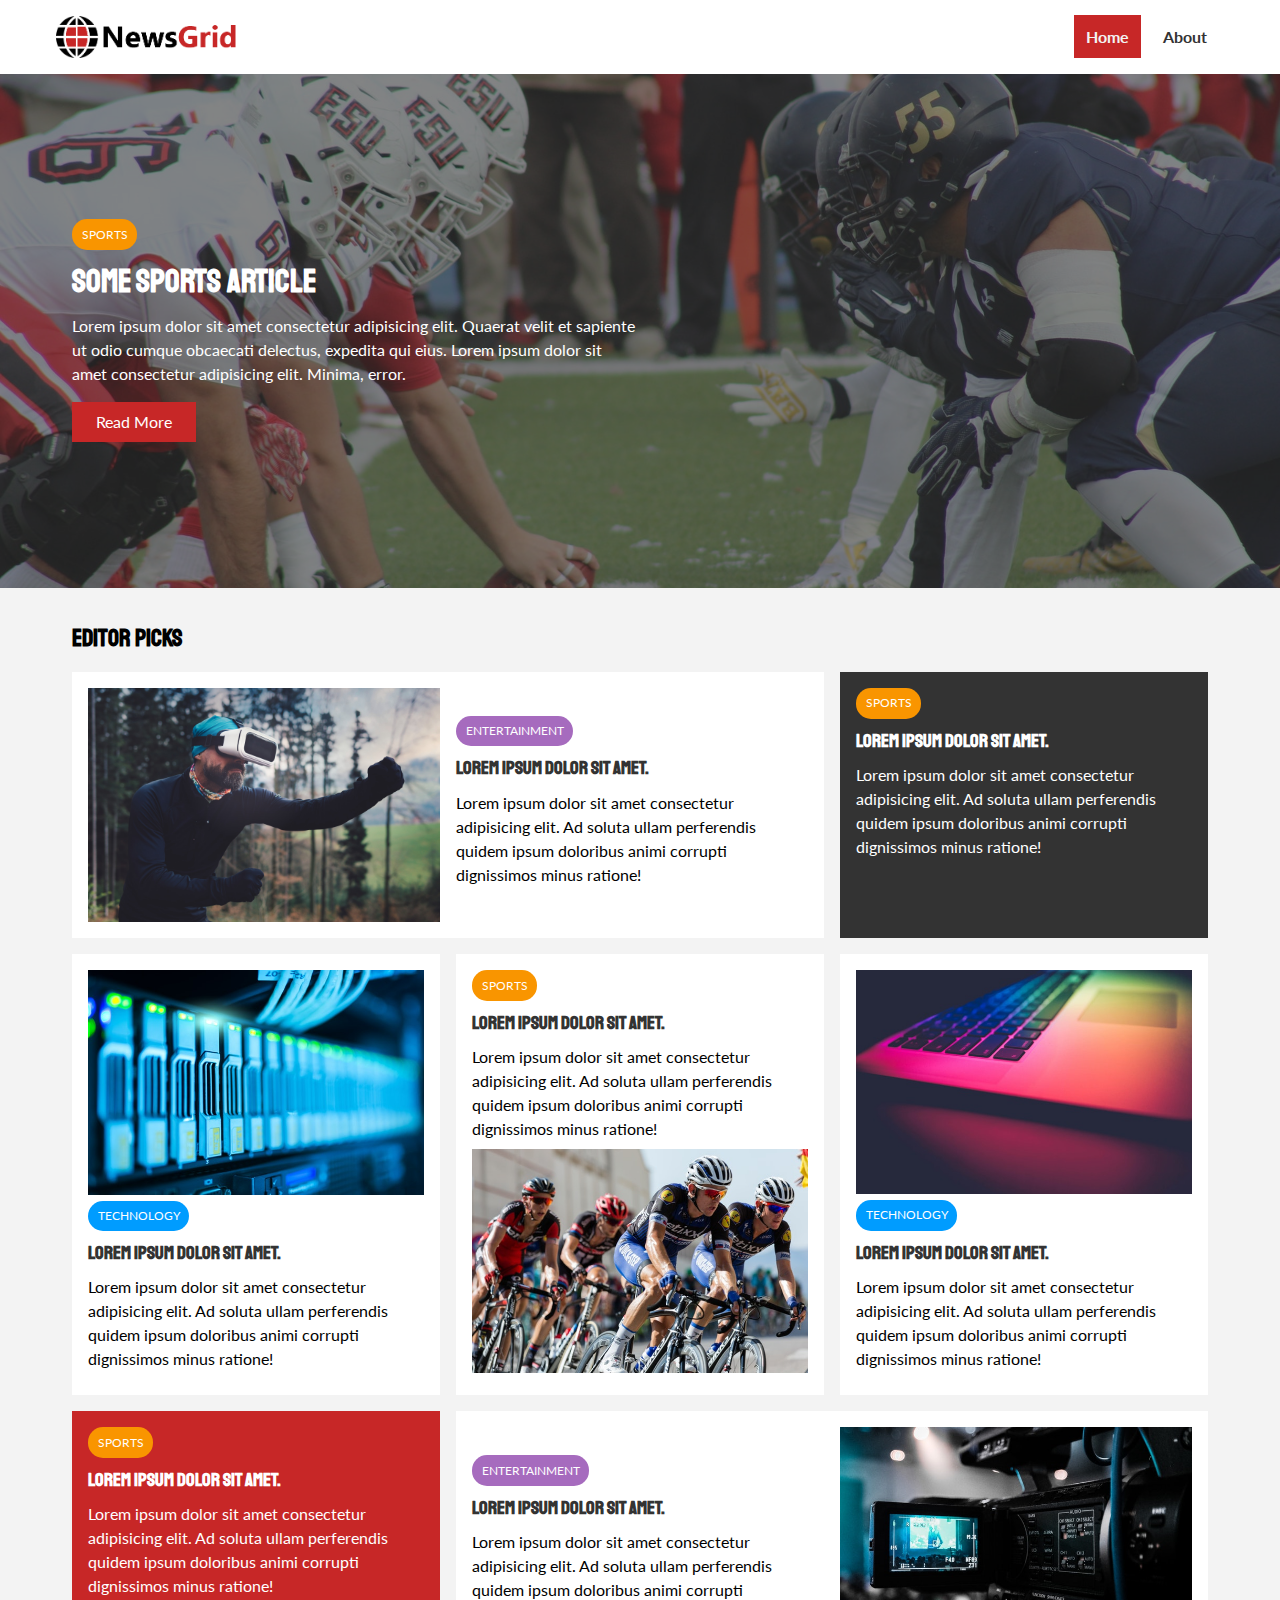
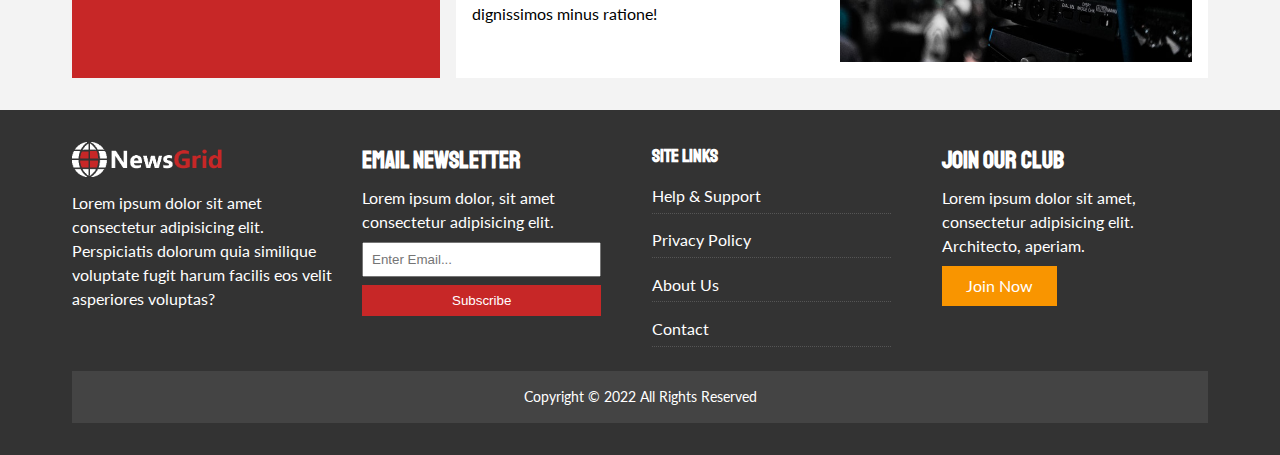
<file: index.html>
<!DOCTYPE html>
<html lang="en">
   <head>
      <meta charset="UTF-8" />
      <meta http-equiv="X-UA-Compatible" content="IE=edge" />
      <meta name="viewport" content="width=device-width, initial-scale=1.0" />
      <link
         rel="stylesheet"
         href="https://cdnjs.cloudflare.com/ajax/libs/font-awesome/6.2.0/css/all.min.css"
         integrity="sha512-xh6O/CkQoPOWDdYTDqeRdPCVd1SpvCA9XXcUnZS2FmJNp1coAFzvtCN9BmamE+4aHK8yyUHUSCcJHgXloTyT2A=="
         crossorigin="anonymous"
         referrerpolicy="no-referrer"
      />
      <link rel="preconnect" href="https://fonts.googleapis.com" />
      <link rel="preconnect" href="https://fonts.gstatic.com" crossorigin />
      <link
         href="https://fonts.googleapis.com/css2?family=Lato&family=Staatliches&display=swap"
         rel="stylesheet"
      />
      <link rel="stylesheet" href="/css/style.css" />
      <link
         rel="stylesheet"
         x
         media="screen and (max-width: 768px)"
         href="/css/mobile.css"
      />
      <link rel="shortcut icon" type="image/x-icon" href="favicon.ico" />
      <title>NewsGrid | Latest News</title>
   </head>
   <body>
      <nav id="main-nav">
         <div class="container">
            <img src="/image_resources/logo.png" alt="" class="logo" />
            <div class="social-icons">
               <a href="#" target="_blank"
                  ><i class="fab fa-facebook fa-2x"></i
               ></a>
               <a href="#" target="_blank"
                  ><i class="fab fa-twitter fa-2x"></i
               ></a>
               <a href="#" target="_blank"
                  ><i class="fab fa-instagram fa-2x"></i
               ></a>
               <a href="#" target="_blank"
                  ><i class="fab fa-youtube fa-2x"></i
               ></a>
            </div>
            <ul>
               <li><a href="index.html" class="current">Home</a></li>
               <li><a href="about.html">About</a></li>
            </ul>
         </div>
      </nav>

      <!-- Show case HTML -->
      <header id="showcase">
         <div class="container">
            <div class="showcase-container">
               <div class="showcase-content">
                  <div class="category category-sports">Sports</div>
                  <h1>Some Sports Article</h1>
                  <p>
                     Lorem ipsum dolor sit amet consectetur adipisicing elit.
                     Quaerat velit et sapiente ut odio cumque obcaecati
                     delectus, expedita qui eius. Lorem ipsum dolor sit amet
                     consectetur adipisicing elit. Minima, error.
                  </p>
                  <a href="article.html" class="btn btn-primary">Read More</a>
               </div>
            </div>
         </div>
      </header>

      <!-- Home Articles -->
      <section id="home-articles" class="py-2">
         <div class="container">
            <h2>Editor picks</h2>
            <div class="articles-container">
               <article class="card">
                  <img src="/image_resources/articles/ent1.jpg" alt="" />
                  <div>
                     <div class="category category-ent">Entertainment</div>
                     <h3>
                        <a href="article.html">Lorem ipsum dolor sit amet.</a>
                     </h3>
                     <p>
                        Lorem ipsum dolor sit amet consectetur adipisicing elit.
                        Ad soluta ullam perferendis quidem ipsum doloribus animi
                        corrupti dignissimos minus ratione!
                     </p>
                  </div>
               </article>
               <article class="card bg-dark">
                  <div class="category category-sports">Sports</div>
                  <h3>
                     <a href="article.html">Lorem ipsum dolor sit amet.</a>
                  </h3>
                  <p>
                     Lorem ipsum dolor sit amet consectetur adipisicing elit. Ad
                     soluta ullam perferendis quidem ipsum doloribus animi
                     corrupti dignissimos minus ratione!
                  </p>
               </article>
               <article class="card">
                  <img src="/image_resources/articles/tech1.jpg" alt="" />
                  <div class="category category-tech">Technology</div>
                  <h3>
                     <a href="article.html">Lorem ipsum dolor sit amet.</a>
                  </h3>
                  <p>
                     Lorem ipsum dolor sit amet consectetur adipisicing elit. Ad
                     soluta ullam perferendis quidem ipsum doloribus animi
                     corrupti dignissimos minus ratione!
                  </p>
               </article>
               <article class="card">
                  <div class="category category-sports">Sports</div>
                  <h3>
                     <a href="article.html">Lorem ipsum dolor sit amet.</a>
                  </h3>
                  <p>
                     Lorem ipsum dolor sit amet consectetur adipisicing elit. Ad
                     soluta ullam perferendis quidem ipsum doloribus animi
                     corrupti dignissimos minus ratione!
                  </p>
                  <img src="/image_resources/articles/sports1.jpg" alt="" />
               </article>
               <article class="card">
                  <img src="/image_resources/articles/tech2.jpg" alt="" />
                  <div class="category category-tech">Technology</div>
                  <h3>
                     <a href="article.html">Lorem ipsum dolor sit amet.</a>
                  </h3>
                  <p>
                     Lorem ipsum dolor sit amet consectetur adipisicing elit. Ad
                     soluta ullam perferendis quidem ipsum doloribus animi
                     corrupti dignissimos minus ratione!
                  </p>
               </article>
               <article class="card bg-primary">
                  <div class="category category-sports">Sports</div>
                  <h3>
                     <a href="article.html">Lorem ipsum dolor sit amet.</a>
                  </h3>
                  <p>
                     Lorem ipsum dolor sit amet consectetur adipisicing elit. Ad
                     soluta ullam perferendis quidem ipsum doloribus animi
                     corrupti dignissimos minus ratione!
                  </p>
               </article>
               <article class="card">
                  <div>
                     <div class="category category-ent">Entertainment</div>
                     <h3>
                        <a href="article.html">Lorem ipsum dolor sit amet.</a>
                     </h3>
                     <p>
                        Lorem ipsum dolor sit amet consectetur adipisicing elit.
                        Ad soluta ullam perferendis quidem ipsum doloribus animi
                        corrupti dignissimos minus ratione!
                     </p>
                  </div>
                  <img src="/image_resources/articles/ent2.jpg" alt="" />
               </article>
            </div>
         </div>
      </section>
      <footer id="main-footer" class="py-2">
         <div class="container footer-container">
            <div>
               <img src="/image_resources/logo_light.png" alt="" />
               <p>
                  Lorem ipsum dolor sit amet consectetur adipisicing elit.
                  Perspiciatis dolorum quia similique voluptate fugit harum
                  facilis eos velit asperiores voluptas?
               </p>
            </div>
            <div>
               <h2>Email Newsletter</h2>
               <p>Lorem ipsum dolor, sit amet consectetur adipisicing elit.</p>
               <form action="#">
                  <input type="email" placeholder="Enter Email..." />
                  <input
                     type="submit"
                     value="Subscribe"
                     class="btn btn-primary"
                  />
               </form>
            </div>
            <div>
               <h3>Site Links</h3>
               <ul class="list">
                  <li><a href="#">Help & Support</a></li>
                  <li><a href="#">Privacy Policy</a></li>
                  <li><a href="#">About Us</a></li>
                  <li><a href="#">Contact</a></li>
               </ul>
            </div>
            <div>
               <h2>Join Our Club</h2>
               <p>
                  Lorem ipsum dolor sit amet, consectetur adipisicing elit.
                  Architecto, aperiam.
               </p>
               <a href="#" class="btn btn-secondary">Join Now</a>
            </div>
            <div>
               <p>Copyright &copy; 2022 All Rights Reserved</p>
            </div>
         </div>
      </footer>
   </body>
</html>
</file>
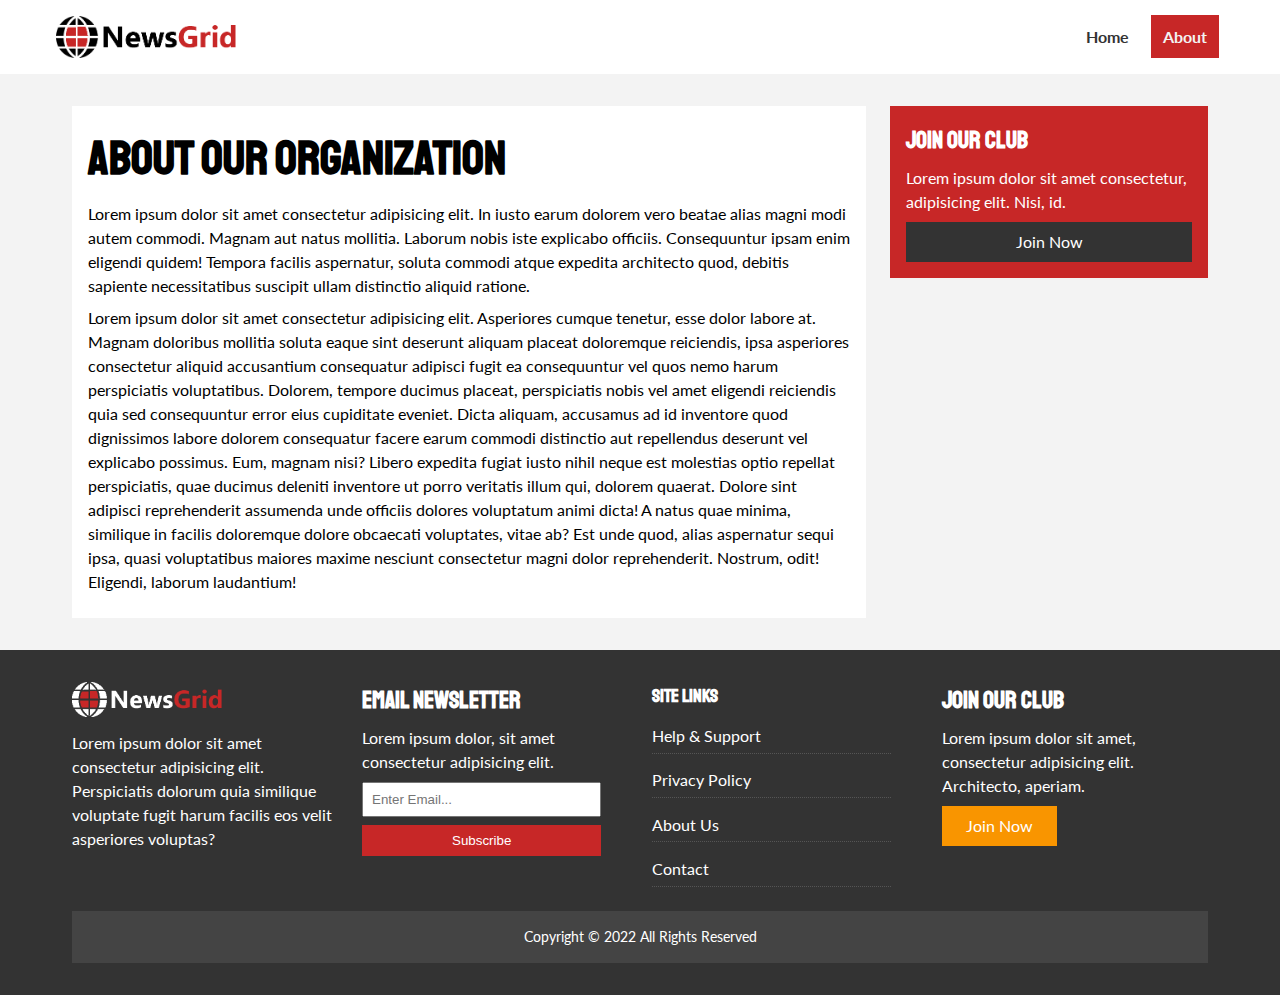
<file: about.html>
<!DOCTYPE html>
<html lang="en">
   <head>
      <meta charset="UTF-8" />
      <meta http-equiv="X-UA-Compatible" content="IE=edge" />
      <meta name="viewport" content="width=device-width, initial-scale=1.0" />
      <link
         rel="stylesheet"
         href="https://cdnjs.cloudflare.com/ajax/libs/font-awesome/6.2.0/css/all.min.css"
         integrity="sha512-xh6O/CkQoPOWDdYTDqeRdPCVd1SpvCA9XXcUnZS2FmJNp1coAFzvtCN9BmamE+4aHK8yyUHUSCcJHgXloTyT2A=="
         crossorigin="anonymous"
         referrerpolicy="no-referrer"
      />
      <link rel="preconnect" href="https://fonts.googleapis.com" />
      <link rel="preconnect" href="https://fonts.gstatic.com" crossorigin />
      <link
         href="https://fonts.googleapis.com/css2?family=Lato&family=Staatliches&display=swap"
         rel="stylesheet"
      />
      <link rel="stylesheet" href="/css/style.css" />
      <link
         rel="stylesheet"
         x
         media="screen and (max-width: 768px)"
         href="/css/mobile.css"
      />
      <link rel="shortcut icon" type="image/x-icon" href="favicon.ico" />
      <title>NewsGrid | About</title>
   </head>
   <body>
      <nav id="main-nav">
         <div class="container">
            <img src="/image_resources/logo.png" alt="" class="logo" />
            <div class="social-icons">
               <a href="#" target="_blank"
                  ><i class="fab fa-facebook fa-2x"></i
               ></a>
               <a href="#" target="_blank"
                  ><i class="fab fa-twitter fa-2x"></i
               ></a>
               <a href="#" target="_blank"
                  ><i class="fab fa-instagram fa-2x"></i
               ></a>
               <a href="#" target="_blank"
                  ><i class="fab fa-youtube fa-2x"></i
               ></a>
            </div>
            <ul>
               <li><a href="index.html">Home</a></li>
               <li><a class="current" href="about.html">About</a></li>
            </ul>
         </div>
      </nav>
      <section id="about">
         <div class="container">
            <div class="page-container">
               <article class="card">
                  <h1 class="l-heading">About Our Organization</h1>
                  <p>
                     Lorem ipsum dolor sit amet consectetur adipisicing elit. In
                     iusto earum dolorem vero beatae alias magni modi autem
                     commodi. Magnam aut natus mollitia. Laborum nobis iste
                     explicabo officiis. Consequuntur ipsam enim eligendi
                     quidem! Tempora facilis aspernatur, soluta commodi atque
                     expedita architecto quod, debitis sapiente necessitatibus
                     suscipit ullam distinctio aliquid ratione.
                  </p>
                  <p>
                     Lorem ipsum dolor sit amet consectetur adipisicing elit.
                     Asperiores cumque tenetur, esse dolor labore at. Magnam
                     doloribus mollitia soluta eaque sint deserunt aliquam
                     placeat doloremque reiciendis, ipsa asperiores consectetur
                     aliquid accusantium consequatur adipisci fugit ea
                     consequuntur vel quos nemo harum perspiciatis voluptatibus.
                     Dolorem, tempore ducimus placeat, perspiciatis nobis vel
                     amet eligendi reiciendis quia sed consequuntur error eius
                     cupiditate eveniet. Dicta aliquam, accusamus ad id
                     inventore quod dignissimos labore dolorem consequatur
                     facere earum commodi distinctio aut repellendus deserunt
                     vel explicabo possimus. Eum, magnam nisi? Libero expedita
                     fugiat iusto nihil neque est molestias optio repellat
                     perspiciatis, quae ducimus deleniti inventore ut porro
                     veritatis illum qui, dolorem quaerat. Dolore sint adipisci
                     reprehenderit assumenda unde officiis dolores voluptatum
                     animi dicta! A natus quae minima, similique in facilis
                     doloremque dolore obcaecati voluptates, vitae ab? Est unde
                     quod, alias aspernatur sequi ipsa, quasi voluptatibus
                     maiores maxime nesciunt consectetur magni dolor
                     reprehenderit. Nostrum, odit! Eligendi, laborum laudantium!
                  </p>
               </article>
               <aside class="card bg-primary">
                  <h2>Join Our Club</h2>
                  <p>
                     Lorem ipsum dolor sit amet consectetur, adipisicing elit.
                     Nisi, id.
                  </p>
                  <a href="#" class="btn btn-daark btn-block">Join Now</a>
               </aside>
            </div>
         </div>
      </section>
      <footer id="main-footer" class="py-2">
         <div class="container footer-container">
            <div>
               <img src="/image_resources/logo_light.png" alt="" />
               <p>
                  Lorem ipsum dolor sit amet consectetur adipisicing elit.
                  Perspiciatis dolorum quia similique voluptate fugit harum
                  facilis eos velit asperiores voluptas?
               </p>
            </div>
            <div>
               <h2>Email Newsletter</h2>
               <p>Lorem ipsum dolor, sit amet consectetur adipisicing elit.</p>
               <form action="#">
                  <input type="email" placeholder="Enter Email..." />
                  <input
                     type="submit"
                     value="Subscribe"
                     class="btn btn-primary"
                  />
               </form>
            </div>
            <div>
               <h3>Site Links</h3>
               <ul class="list">
                  <li><a href="#">Help & Support</a></li>
                  <li><a href="#">Privacy Policy</a></li>
                  <li><a href="#">About Us</a></li>
                  <li><a href="#">Contact</a></li>
               </ul>
            </div>
            <div>
               <h2>Join Our Club</h2>
               <p>
                  Lorem ipsum dolor sit amet, consectetur adipisicing elit.
                  Architecto, aperiam.
               </p>
               <a href="#" class="btn btn-secondary">Join Now</a>
            </div>
            <div>
               <p>Copyright &copy; 2022 All Rights Reserved</p>
            </div>
         </div>
      </footer>
   </body>
</html>
</file>
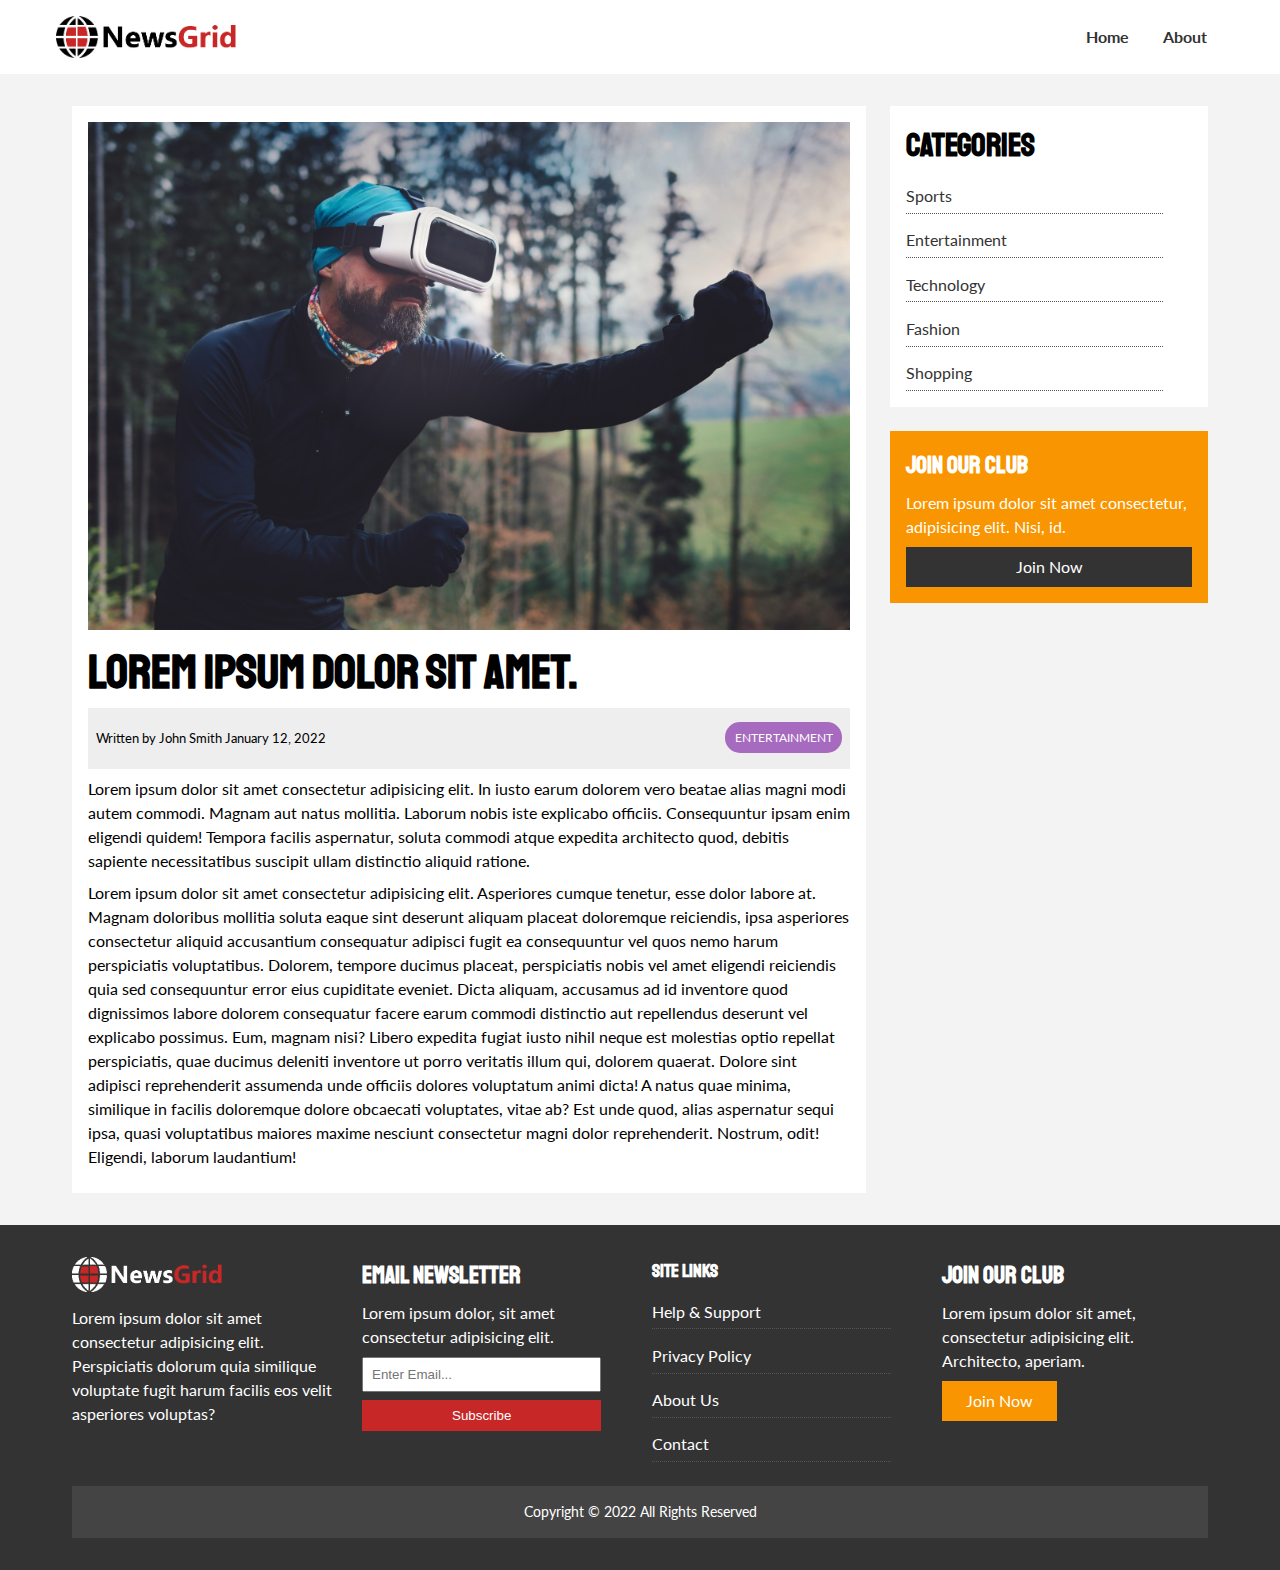
<file: article.html>
<!DOCTYPE html>
<html lang="en">
   <head>
      <meta charset="UTF-8" />
      <meta http-equiv="X-UA-Compatible" content="IE=edge" />
      <meta name="viewport" content="width=device-width, initial-scale=1.0" />
      <link
         rel="stylesheet"
         href="https://cdnjs.cloudflare.com/ajax/libs/font-awesome/6.2.0/css/all.min.css"
         integrity="sha512-xh6O/CkQoPOWDdYTDqeRdPCVd1SpvCA9XXcUnZS2FmJNp1coAFzvtCN9BmamE+4aHK8yyUHUSCcJHgXloTyT2A=="
         crossorigin="anonymous"
         referrerpolicy="no-referrer"
      />
      <link rel="preconnect" href="https://fonts.googleapis.com" />
      <link rel="preconnect" href="https://fonts.gstatic.com" crossorigin />
      <link
         href="https://fonts.googleapis.com/css2?family=Lato&family=Staatliches&display=swap"
         rel="stylesheet"
      />
      <link rel="stylesheet" href="/css/style.css" />
      <link
         rel="stylesheet"
         x
         media="screen and (max-width: 768px)"
         href="/css/mobile.css"
      />
      <link rel="shortcut icon" type="image/x-icon" href="favicon.ico" />
      <title>NewsGrid | Article</title>
   </head>
   <body>
      <nav id="main-nav">
         <div class="container">
            <img src="/image_resources/logo.png" alt="" class="logo" />
            <div class="social-icons">
               <a href="#" target="_blank"
                  ><i class="fab fa-facebook fa-2x"></i
               ></a>
               <a href="#" target="_blank"
                  ><i class="fab fa-twitter fa-2x"></i
               ></a>
               <a href="#" target="_blank"
                  ><i class="fab fa-instagram fa-2x"></i
               ></a>
               <a href="#" target="_blank"
                  ><i class="fab fa-youtube fa-2x"></i
               ></a>
            </div>
            <ul>
               <li><a href="index.html">Home</a></li>
               <li><a href="about.html">About</a></li>
            </ul>
         </div>
      </nav>
      <section id="article">
         <div class="container">
            <div class="page-container">
               <article class="card">
                  <img src="/image_resources/articles/ent1.jpg" alt="" />
                  <h1 class="l-heading">Lorem ipsum dolor sit amet.</h1>
                  <div class="meta">
                     <small>
                        <i class="fas fa-user"></i> Written by John Smith
                        January 12, 2022
                     </small>
                     <div class="category category-ent">Entertainment</div>
                  </div>
                  <p>
                     Lorem ipsum dolor sit amet consectetur adipisicing elit. In
                     iusto earum dolorem vero beatae alias magni modi autem
                     commodi. Magnam aut natus mollitia. Laborum nobis iste
                     explicabo officiis. Consequuntur ipsam enim eligendi
                     quidem! Tempora facilis aspernatur, soluta commodi atque
                     expedita architecto quod, debitis sapiente necessitatibus
                     suscipit ullam distinctio aliquid ratione.
                  </p>
                  <p>
                     Lorem ipsum dolor sit amet consectetur adipisicing elit.
                     Asperiores cumque tenetur, esse dolor labore at. Magnam
                     doloribus mollitia soluta eaque sint deserunt aliquam
                     placeat doloremque reiciendis, ipsa asperiores consectetur
                     aliquid accusantium consequatur adipisci fugit ea
                     consequuntur vel quos nemo harum perspiciatis voluptatibus.
                     Dolorem, tempore ducimus placeat, perspiciatis nobis vel
                     amet eligendi reiciendis quia sed consequuntur error eius
                     cupiditate eveniet. Dicta aliquam, accusamus ad id
                     inventore quod dignissimos labore dolorem consequatur
                     facere earum commodi distinctio aut repellendus deserunt
                     vel explicabo possimus. Eum, magnam nisi? Libero expedita
                     fugiat iusto nihil neque est molestias optio repellat
                     perspiciatis, quae ducimus deleniti inventore ut porro
                     veritatis illum qui, dolorem quaerat. Dolore sint adipisci
                     reprehenderit assumenda unde officiis dolores voluptatum
                     animi dicta! A natus quae minima, similique in facilis
                     doloremque dolore obcaecati voluptates, vitae ab? Est unde
                     quod, alias aspernatur sequi ipsa, quasi voluptatibus
                     maiores maxime nesciunt consectetur magni dolor
                     reprehenderit. Nostrum, odit! Eligendi, laborum laudantium!
                  </p>
               </article>
               <aside id="categories" class="card">
                  <h1>Categories</h1>
                  <ul class="list">
                     <li>
                        <a href="#"
                           ><i class="fas fa-chevron-right"></i> Sports</a
                        >
                     </li>
                     <li>
                        <a href="#"
                           ><i class="fas fa-chevron-right"></i>
                           Entertainment</a
                        >
                     </li>
                     <li>
                        <a href="#"
                           ><i class="fas fa-chevron-right"></i> Technology</a
                        >
                     </li>
                     <li>
                        <a href="#"
                           ><i class="fas fa-chevron-right"></i> Fashion</a
                        >
                     </li>
                     <li>
                        <a href="#"
                           ><i class="fas fa-chevron-right"></i> Shopping</a
                        >
                     </li>
                  </ul>
               </aside>
               <aside class="card bg-secondary">
                  <h2>Join Our Club</h2>
                  <p>
                     Lorem ipsum dolor sit amet consectetur, adipisicing elit.
                     Nisi, id.
                  </p>
                  <a href="#" class="btn btn-daark btn-block">Join Now</a>
               </aside>
            </div>
         </div>
      </section>
      <footer id="main-footer" class="py-2">
         <div class="container footer-container">
            <div>
               <img src="/image_resources/logo_light.png" alt="" />
               <p>
                  Lorem ipsum dolor sit amet consectetur adipisicing elit.
                  Perspiciatis dolorum quia similique voluptate fugit harum
                  facilis eos velit asperiores voluptas?
               </p>
            </div>
            <div>
               <h2>Email Newsletter</h2>
               <p>Lorem ipsum dolor, sit amet consectetur adipisicing elit.</p>
               <form action="#">
                  <input type="email" placeholder="Enter Email..." />
                  <input
                     type="submit"
                     value="Subscribe"
                     class="btn btn-primary"
                  />
               </form>
            </div>
            <div>
               <h3>Site Links</h3>
               <ul class="list">
                  <li><a href="#">Help & Support</a></li>
                  <li><a href="#">Privacy Policy</a></li>
                  <li><a href="#">About Us</a></li>
                  <li><a href="#">Contact</a></li>
               </ul>
            </div>
            <div>
               <h2>Join Our Club</h2>
               <p>
                  Lorem ipsum dolor sit amet, consectetur adipisicing elit.
                  Architecto, aperiam.
               </p>
               <a href="#" class="btn btn-secondary">Join Now</a>
            </div>
            <div>
               <p>Copyright &copy; 2022 All Rights Reserved</p>
            </div>
         </div>
      </footer>
   </body>
</html>
</file>
<file: css/style.css>
:root {
   --primary-color: #c72727;
   --secondary-color: #f99500;
   --light-color: #f3f3f3;
   --dark-color: #333;
   --max-width: 1200px;
}
.category {
   --sports-color: #f99500;
   --ent-color: #a66bbe;
   --tech-color: #009cff;
}

* {
   padding: 0;
   margin: 0;
   box-sizing: border-box;
}
body {
   font-family: "Lato", sans-serif;
   line-height: 1.5;
   background: var(--light-color);
}

ul {
   list-style: none;
}
a {
   color: var(--dark-color);
   text-decoration: none;
}
p {
   margin: 0.5rem 0;
}
img {
   width: 100%;
}
h1,
h2,
h3,
h4,
h5,
h6 {
   font-family: "Staatliches", cursive;
}

/* Utitlity classes */
.container {
   max-width: var(--max-width);
   margin: auto;
   padding: 0 2rem;
   overflow: hidden;
}
.category {
   color: #fff;
   display: inline-block;
   font-size: 0.75rem;
   text-transform: uppercase;
   padding: 0.4rem 0.6rem;
   border-radius: 15px;
   margin-bottom: 0.5rem;
}
.category-sports {
   background: var(--sports-color);
}
.category-ent {
   background: var(--ent-color);
}
.category-tech {
   background: var(--tech-color);
}
.btn {
   display: inline-block;
   border: none;
   background: var(--dark-color);
   color: #fff;
   padding: 0.5rem 1.5rem;
}
.btn-light {
   background: var(--light-color);
}
.btn-primary {
   background: var(--primary-color);
}
.btn-secondary {
   background: var(--secondary-color);
}
.btn:hover {
   opacity: 0.9;
}
.btn-block {
   display: block;
   width: 100%;
   text-align: center;
}
.card {
   background: #fff;
   padding: 1rem;
}
.bg-dark {
   background: var(--dark-color);
}
.bg-primary {
   background: var(--primary-color);
   color: white;
}
.bg-secondary {
   background: var(--secondary-color);
   color: white;
}
.bg-dark h3,
.bg-primary h3,
.bg-primary h2,
.bg-secondary h3,
.bg-dark a,
.bg-primary a,
.bg-secondary a,
.bg-dark p,
.bg-primary p,
.bg-secondary p {
   color: #fff;
}

.py-1 {
   padding: 1.5rem 0;
}
.py-2 {
   padding: 2rem 0;
}
.py-3 {
   padding: 3rem 0;
}
.p-1 {
   padding: 1.5rem;
}
.p-2 {
   padding: 2rem;
}
.p-3 {
   padding: 3rem;
}
/* footer list */
.list li {
   padding: 0.3rem 0;
   margin-top: 0.6rem;
   border-bottom: #555 dotted 1px;
   width: 90%;
}
.list li a:hover {
   color: var(--primary-color) !important;
}
.l-heading {
   font-size: 3rem;
}

/* Navbar */
#main-nav {
   background: #fff;
   position: sticky;
   top: 0;
   /* height: 70px; */
   z-index: 2;
}
#main-nav .container {
   display: grid;
   grid-template-columns: 5fr 3fr 2fr;
   padding: 1rem;
   align-items: center;
}
#main-nav .logo {
   width: 180px;
}
#main-nav ul {
   justify-self: end; /* to shift on the most right side */
   display: flex;
}
#main-nav ul li a {
   padding: 0.75rem;
   font-weight: bold;
   margin: 5px;
}
#main-nav ul li a.current {
   background: var(--primary-color);
   color: var(--light-color);
}
#main-nav ul li a:hover {
   background: var(--light-color);
   color: var(--dark-color);
}

/* Social icons */
#main-nav .social-icons {
   justify-self: center; /* to center the icons*/
}
#main-nav .social-icons i {
   color: #777;
   margin-right: 0.5rem;
}
#main-nav .social-icons i:hover {
   color: rgb(81, 78, 78);
   font-size: 28px;
}

/* ShowCase  */
#showcase {
   color: white;
   background: var(--dark-color);
   padding: 2em;
   position: relative;
}
#showcase::before {
   content: "";
   background: url("../image_resources/featured.jpg") no-repeat center
      center/cover;
   position: absolute;
   top: 0;
   left: 0;
   width: 100%;
   height: 100%;
   opacity: 0.4;
}
#showcase .showcase-container {
   display: grid;
   grid-template-columns: repeat(2, 1fr);
   justify-content: center;
   align-items: center;
   height: 50vh;
   z-index: 10;
}
#showcase .showcase-content {
   z-index: 1;
}
#showcase .showcase-content p {
   margin-bottom: 1rem;
}

/* Grid - Articles sections */
#home-articles .articles-container {
   display: grid;
   grid-template-columns: repeat(3, 1fr);
   gap: 1rem;
}
/* can use this but to make it more flexible we will target direct child and any tag using '*' */
/* #home-articles .articles-container article:first-child */
#home-articles .articles-container > *:first-child,
#home-articles .articles-container > *:last-child {
   display: grid;
   grid-template-columns: repeat(2, 1fr);
   gap: 1rem;
   align-items: center;
   grid-column: 1 / span 2;
}
#home-articles .articles-container > *:last-child {
   grid-column: 2 / span 2; /* 2nd column and span two columns */
}
#home-articles .container h2 {
   margin-bottom: 1rem;
}

/* Footer styling */
#main-footer {
   background: var(--dark-color);
   color: #fff;
}
#main-footer img {
   width: 150px;
}
#main-footer a {
   color: #fff;
}
#main-footer .footer-container {
   display: grid;
   grid-template-columns: repeat(4, 1fr);
   gap: 1.5rem;
}
#main-footer .footer-container > *:last-child {
   background: #444;
   grid-column: 1 / span 4;
   text-align: center;
   padding: 0.5rem;
   font-size: 0.85rem;
}
#main-footer .footer-container input[type="email"] {
   width: 90%;
   padding: 0.5rem;
   margin-bottom: 0.5rem;
}
#main-footer .footer-container input[type="Submit"] {
   width: 90%;
   padding: 0.5rem;
   margin-bottom: 0.5rem;
}

/* About page styling */
.page-container {
   display: grid;
   grid-template-columns: 5fr 2fr;
   gap: 1.5rem;
   margin: 2rem 0;
}
.page-container > *:first-child {
   grid-row: 1 / span 3;
}
/* work well too  */
/* #about .page-container {
   display: grid;
   grid-template-columns: repeat(5, 1fr);
   gap: 1.5rem;
}
#about .container .page-container > *:first-child {
   grid-row: 1 / span 3;
   grid-column: 1 / span 4;
} */

/* texture meta text */
#article .meta {
   display: flex;
   justify-content: space-between;
   align-items: center;
   background: #eee;
   padding: 0.5rem;
}
#article .meta .category {
   margin-top: 0.4rem;
}
</file>
<file: css/mobile.css>
/* Navigation */
#main-nav .social-icons {
   display: none;
}
#main-nav .container {
   grid-template-columns: 1fr;
   gap: 1.2rem;
}

#main-nav ul,
#main-nav .logo {
   justify-self: center;
}
#main-nav ul li a {
   padding: 0.5rem;
}
#home-articles .articles-container {
   grid-template-columns: repeat(2, 1fr);
   gap: 1rem;
}
#home-articles .articles-container > *:first-child,
#home-articles .articles-container > *:last-child {
   grid-template-columns: 1fr;
   grid-column: 1;
   gap: 1rem;
   align-items: center;
   /* grid-column: 1 / span 2; */
}
@media screen and (max-width: 600px) {
   #showcase {
      padding: 2em 0;
   }
   #showcase .showcase-container,
   #home-articles .articles-container,
   #main-footer .footer-container {
      grid-template-columns: 1fr;
   }
   #main-footer .footer-container > *:last-child {
      grid-column: 1;
   }
   #main-footer .footer-container > *:first-child,
   #main-footer .footer-container > *:nth-child(2) {
      border-bottom: #444 dotted 2px;
      padding-bottom: 1rem;
   }
   .page-container {
      grid-template-columns: 1fr;
      /* text-align: center; */
   }
   .page-container > *:first-child {
      grid-row: 1;
   }
   .l-heading {
      font-size: 2rem;
   }
}
</file>
